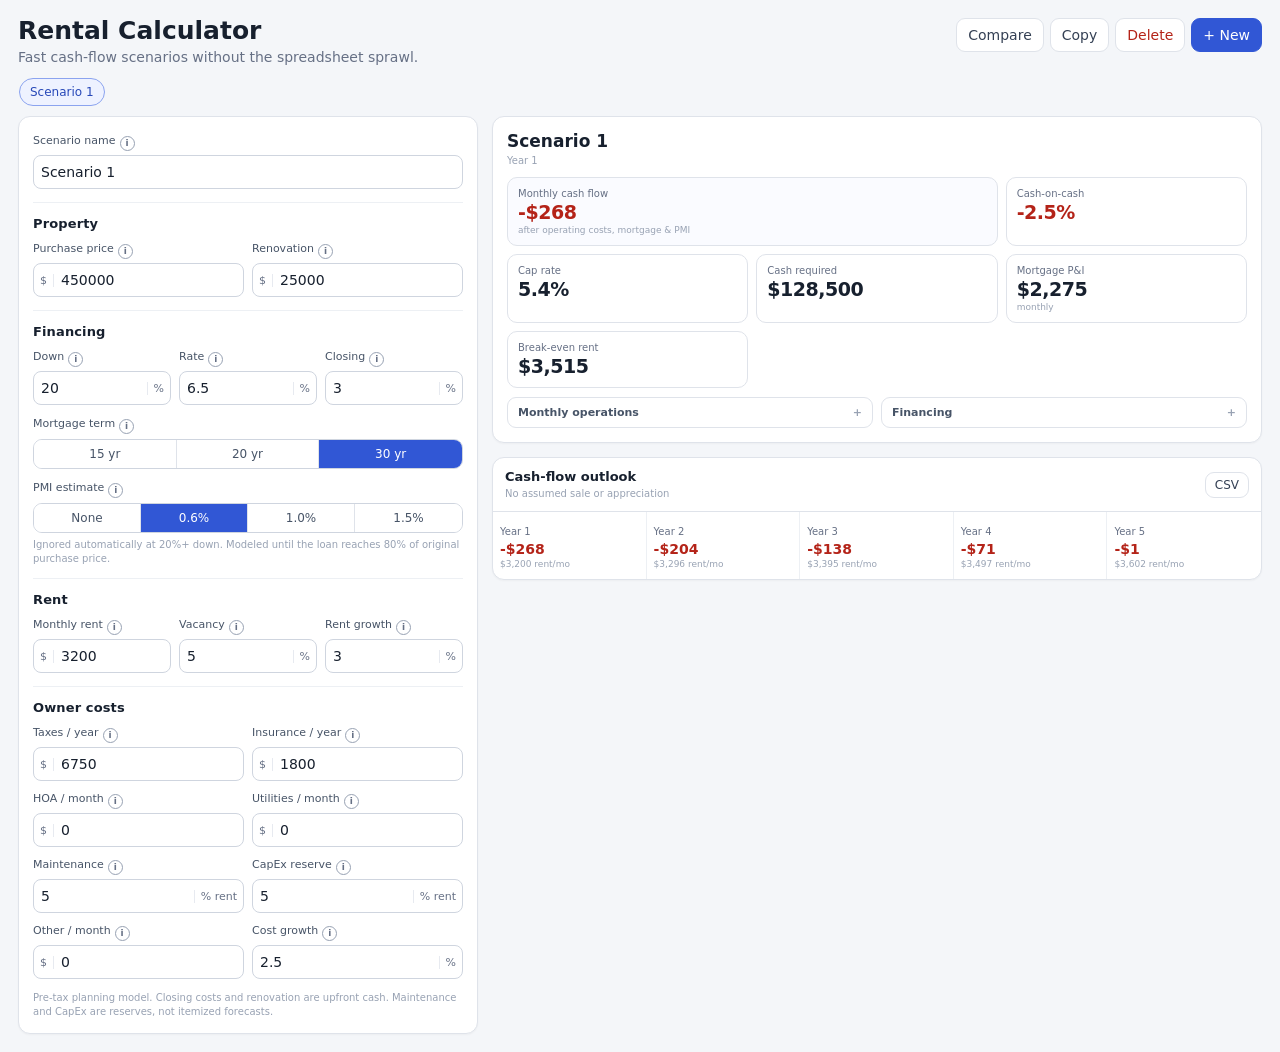
<file: rental-calculator/index.html>
<!doctype html>
<html lang="en">
<head>
<meta charset="utf-8">
<meta name="viewport" content="width=device-width,initial-scale=1,viewport-fit=cover">
<title>Rental Property Scenario Calculator</title>
<link rel="stylesheet" href="style.css">
</head>
<body>
<div class="app">
  <header class="top">
    <div class="title-block">
      <h1>Rental Calculator</h1>
      <p>Fast cash-flow scenarios without the spreadsheet sprawl.</p>
    </div>
    <div class="actions">
      <button class="btn" id="compareBtn">Compare</button>
      <button class="btn" id="duplicateBtn">Copy</button>
      <button class="btn danger" id="deleteBtn">Delete</button>
      <button class="btn primary" id="addBtn">+ New</button>
    </div>
  </header>

  <div id="status" class="status">The calculator script did not start.</div>
  <noscript><div class="status" style="display:block">JavaScript is disabled. This calculator requires JavaScript.</div></noscript>

  <div class="tabs" id="tabs"><button class="tab active">Scenario 1</button></div>

  <div class="mobile-summary card" aria-label="Scenario summary">
    <div class="hero-metric"><span>Cash flow</span><strong id="mobileCashFlow">—</strong><small>/ month</small></div>
    <div class="mini-metric"><span>Cash needed</span><strong id="mobileCashNeeded">—</strong></div>
    <div class="mini-metric"><span>Break-even rent</span><strong id="mobileBreakEven">—</strong></div>
  </div>

  <div class="layout">
    <main class="card inputs">
      <div class="scenario-name field full">
        <label for="name">Scenario name</label>
        <div class="wrap"><input id="name" data-key="name" type="text" value="Scenario 1"></div>
      </div>

      <section class="section compact-section">
        <div class="section-title"><h2>Property</h2></div>
        <div class="field-grid two-col">
          <div class="field"><label>Purchase price</label><div class="wrap"><span class="unit left">$</span><input data-key="purchasePrice" inputmode="decimal" type="number" min="0" step="1000" value="450000"></div></div>
          <div class="field"><label>Renovation</label><div class="wrap"><span class="unit left">$</span><input data-key="renovation" inputmode="decimal" type="number" min="0" step="1000" value="25000"></div></div>
        </div>
      </section>

      <section class="section compact-section">
        <div class="section-title"><h2>Financing</h2></div>
        <div class="field-grid three-col finance-numbers">
          <div class="field"><label>Down</label><div class="wrap"><input data-key="downPaymentPct" inputmode="decimal" type="number" min="0" max="100" step="0.5" value="20"><span class="unit right">%</span></div></div>
          <div class="field"><label>Rate</label><div class="wrap"><input data-key="mortgageRate" inputmode="decimal" type="number" min="0" step="0.01" value="6.5"><span class="unit right">%</span></div></div>
          <div class="field"><label>Closing</label><div class="wrap"><input data-key="closingCostsPct" inputmode="decimal" type="number" min="0" step="0.1" value="3"><span class="unit right">%</span></div></div>
        </div>
        <div class="choice-field field" data-choice-key="mortgageTerm">
          <label>Mortgage term</label>
          <div class="segmented" role="group" aria-label="Mortgage term">
            <button type="button" data-choice="mortgageTerm" data-value="15">15 yr</button>
            <button type="button" data-choice="mortgageTerm" data-value="20">20 yr</button>
            <button type="button" data-choice="mortgageTerm" data-value="30">30 yr</button>
          </div>
        </div>
        <div class="choice-field field" data-choice-key="pmiPct">
          <label>PMI estimate</label>
          <div class="segmented four" role="group" aria-label="PMI annual rate">
            <button type="button" data-choice="pmiPct" data-value="0">None</button>
            <button type="button" data-choice="pmiPct" data-value="0.6">0.6%</button>
            <button type="button" data-choice="pmiPct" data-value="1">1.0%</button>
            <button type="button" data-choice="pmiPct" data-value="1.5">1.5%</button>
          </div>
          <div class="hint">Ignored automatically at 20%+ down. Modeled until the loan reaches 80% of original purchase price.</div>
        </div>
      </section>

      <section class="section compact-section">
        <div class="section-title"><h2>Rent</h2></div>
        <div class="field-grid three-col rent-grid">
          <div class="field rent-primary"><label>Monthly rent</label><div class="wrap"><span class="unit left">$</span><input data-key="rentMonthly" inputmode="decimal" type="number" min="0" step="50" value="3200"></div></div>
          <div class="field"><label>Vacancy</label><div class="wrap"><input data-key="vacancyPct" inputmode="decimal" type="number" min="0" max="100" step="0.5" value="5"><span class="unit right">%</span></div></div>
          <div class="field"><label>Rent growth</label><div class="wrap"><input data-key="rentGrowthPct" inputmode="decimal" type="number" step="0.1" value="3"><span class="unit right">%</span></div></div>
        </div>
      </section>

      <section class="section compact-section">
        <div class="section-title"><h2>Owner costs</h2></div>
        <div class="field-grid two-col costs-grid">
          <div class="field"><label>Taxes / year</label><div class="wrap"><span class="unit left">$</span><input data-key="propertyTaxAnnual" inputmode="decimal" type="number" min="0" step="100" value="6750"></div></div>
          <div class="field"><label>Insurance / year</label><div class="wrap"><span class="unit left">$</span><input data-key="insuranceAnnual" inputmode="decimal" type="number" min="0" step="100" value="1800"></div></div>
          <div class="field"><label>HOA / month</label><div class="wrap"><span class="unit left">$</span><input data-key="hoaMonthly" inputmode="decimal" type="number" min="0" step="10" value="0"></div></div>
          <div class="field"><label>Utilities / month</label><div class="wrap"><span class="unit left">$</span><input data-key="utilitiesMonthly" inputmode="decimal" type="number" min="0" step="10" value="0"></div></div>
          <div class="field"><label>Maintenance</label><div class="wrap"><input data-key="maintenancePct" inputmode="decimal" type="number" min="0" step="0.5" value="5"><span class="unit right">% rent</span></div></div>
          <div class="field"><label>CapEx reserve</label><div class="wrap"><input data-key="capexPct" inputmode="decimal" type="number" min="0" step="0.5" value="5"><span class="unit right">% rent</span></div></div>
          <div class="field"><label>Other / month</label><div class="wrap"><span class="unit left">$</span><input data-key="otherExpensesMonthly" inputmode="decimal" type="number" min="0" step="10" value="0"></div></div>
          <div class="field"><label>Cost growth</label><div class="wrap"><input data-key="expenseGrowthPct" inputmode="decimal" type="number" step="0.1" value="2.5"><span class="unit right">%</span></div></div>
        </div>
      </section>

      <div class="footer">Pre-tax planning model. Closing costs and renovation are upfront cash. Maintenance and CapEx are reserves, not itemized forecasts.</div>
    </main>

    <aside class="results-column">
      <section class="card results" id="results">
        <div class="summary-title"><div><h2 id="resultName">Scenario 1</h2><span class="subtle">Year 1</span></div></div>
        <div class="metrics">
          <div class="metric featured"><div class="k">Monthly cash flow</div><div class="v" id="mCashFlow">—</div><div class="s">after operating costs, mortgage & PMI</div></div>
          <div class="metric"><div class="k">Cash-on-cash</div><div class="v" id="mCoc">—</div></div>
          <div class="metric"><div class="k">Cap rate</div><div class="v" id="mCap">—</div></div>
          <div class="metric"><div class="k">Cash required</div><div class="v" id="mCashNeeded">—</div></div>
          <div class="metric"><div class="k">Mortgage P&amp;I</div><div class="v" id="mMortgage">—</div><div class="s">monthly</div></div>
          <div class="metric"><div class="k">Break-even rent</div><div class="v" id="mBreakEven">—</div></div>
        </div>

        <div class="details-row">
          <details class="detail"><summary>Monthly operations</summary><div id="opsRows" class="detail-body"></div></details>
          <details class="detail"><summary>Financing</summary><div id="financeRows" class="detail-body"></div></details>
        </div>
      </section>

      <section class="card outlook-card">
        <div class="table-head"><div><h2>Cash-flow outlook</h2><span class="subtle">No assumed sale or appreciation</span></div><button class="btn compact" id="csvBtn">CSV</button></div>
        <div class="outlook" id="outlook"></div>
      </section>

      <section class="card compare" id="comparePanel"><h2>Scenario comparison</h2><div class="compare-wrap"><table class="compare-table" id="compareTable"></table></div></section>
    </aside>
  </div>
</div>
<script src="app.js"></script>
<script src="field-info.js"></script>
</body>
</html>
</file>
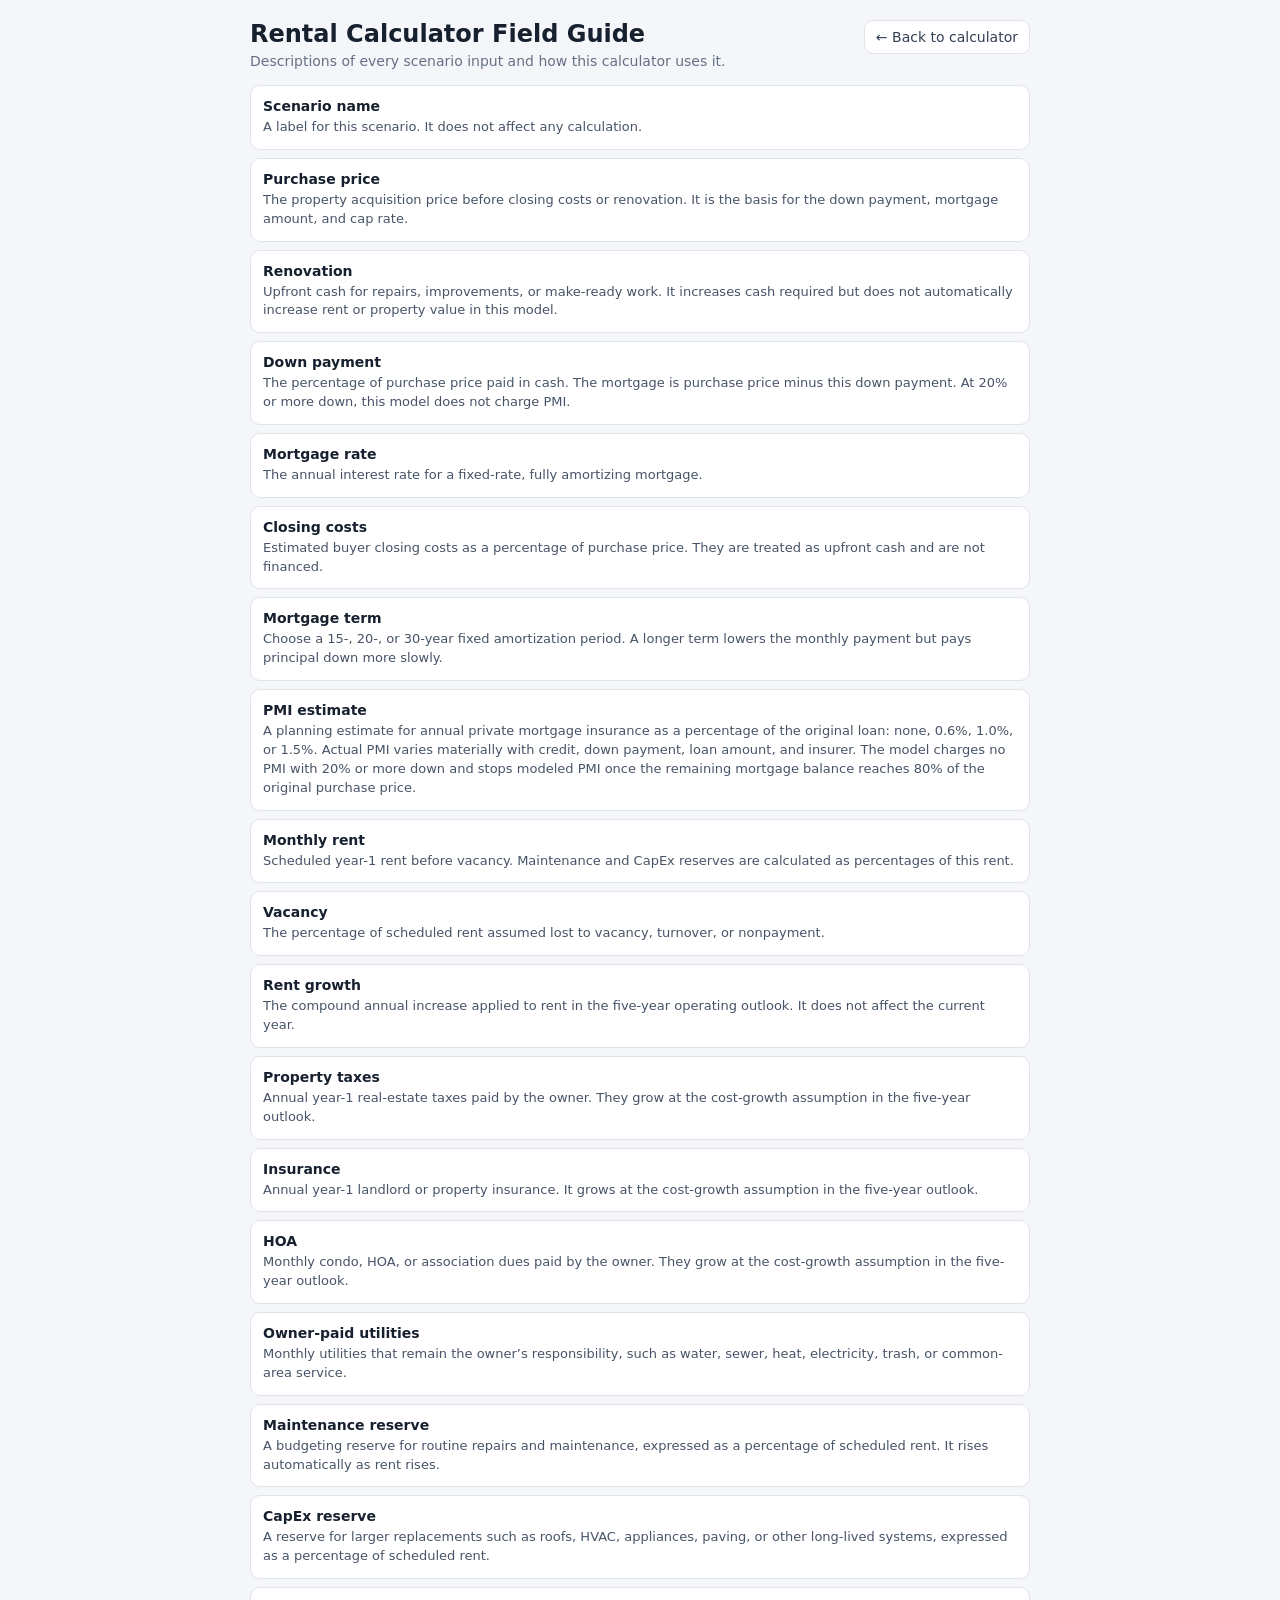
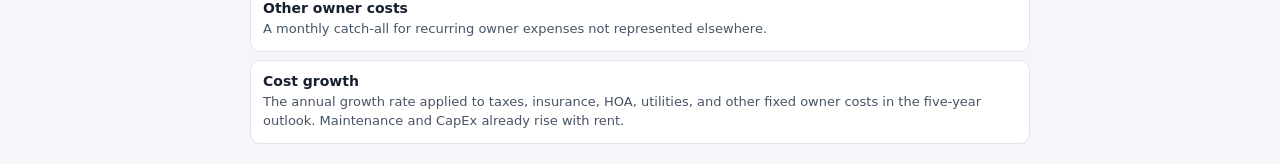
<file: rental-calculator/descriptions.html>
<!doctype html>
<html lang="en">
<head>
<meta charset="utf-8">
<meta name="viewport" content="width=device-width,initial-scale=1">
<title>Rental Calculator Field Guide</title>
<link rel="stylesheet" href="style.css">
</head>
<body>
<div class="help-shell">
  <div class="help-top">
    <div>
      <h1>Rental Calculator Field Guide</h1>
      <p>Descriptions of every scenario input and how this calculator uses it.</p>
    </div>
    <a class="btn help-back" href="index.html">← Back to calculator</a>
  </div>
  <div id="fieldDescriptions" class="help-list"></div>
  <noscript><div class="status" style="display:block">JavaScript is required to render the field descriptions.</div></noscript>
</div>
<script src="field-info.js"></script>
</body>
</html>
</file>
<file: rental-calculator/style.css>
:root{--bg:#f4f6f9;--panel:#fff;--ink:#17202e;--muted:#667085;--faint:#98a2b3;--line:#dfe3ea;--brand:#3157d5;--brand-soft:#eef2ff;--good:#087a55;--bad:#b42318}
*{box-sizing:border-box}html{-webkit-text-size-adjust:100%}body{margin:0;background:var(--bg);color:var(--ink);font-family:system-ui,-apple-system,BlinkMacSystemFont,"Segoe UI",sans-serif;font-size:14px}button,input{font:inherit}.app{max-width:1420px;margin:auto;padding:18px}.top{display:flex;align-items:flex-start;justify-content:space-between;gap:14px;margin-bottom:12px}.title-block h1{font-size:25px;line-height:1.05;margin:0}.title-block p{margin:5px 0 0;color:var(--muted)}.actions{display:flex;gap:6px;flex-wrap:wrap;justify-content:flex-end}.btn{border:1px solid var(--line);border-radius:9px;padding:8px 11px;background:#fff;color:#344054;cursor:pointer;text-decoration:none}.btn:hover{background:#f9fafb}.btn.primary{background:var(--brand);border-color:var(--brand);color:#fff}.btn.danger{color:var(--bad)}.btn.compact{padding:5px 9px;font-size:12px}.status{display:none;padding:9px 11px;border:1px solid #f0b4ad;background:#fff4f2;color:#912018;border-radius:8px;margin-bottom:10px}.tabs{display:flex;gap:6px;overflow:auto;padding:1px 1px 10px;scrollbar-width:none}.tabs::-webkit-scrollbar{display:none}.tab{border:1px solid var(--line);background:#fff;border-radius:999px;padding:6px 10px;cursor:pointer;white-space:nowrap;font-size:12px}.tab.active{border-color:#8ba3ef;background:var(--brand-soft);color:#2748b8}.card{background:var(--panel);border:1px solid var(--line);border-radius:12px;box-shadow:0 1px 2px rgba(16,24,40,.035)}.layout{display:grid;grid-template-columns:minmax(390px,460px) minmax(0,1fr);gap:14px}.inputs{padding:14px}.scenario-name{margin-bottom:13px}.section{border-top:1px solid #edf0f4;padding-top:13px;margin-top:13px}.section-title{display:flex;align-items:center;justify-content:space-between;margin-bottom:8px}.section-title h2{font-size:13px;margin:0;letter-spacing:.01em}.field-grid{display:grid;gap:8px}.field-grid.two-col{grid-template-columns:repeat(2,minmax(0,1fr))}.field-grid.three-col{grid-template-columns:repeat(3,minmax(0,1fr))}.field.full{grid-column:1/-1}.field label{display:inline;color:#475467;font-size:11px;line-height:1.25}.wrap{display:flex;align-items:center;min-width:0;border:1px solid #cfd5df;border-radius:8px;background:#fff;overflow:hidden;margin-top:4px}.wrap:focus-within{border-color:#84a3ff;box-shadow:0 0 0 3px var(--brand-soft)}.wrap input{width:100%;min-width:0;border:0;outline:0;padding:8px 7px;background:transparent;color:var(--ink);font-variant-numeric:tabular-nums}.unit{padding:0 6px;color:#667085;white-space:nowrap;font-size:11px}.unit.left{border-right:1px solid #e7eaf0}.unit.right{border-left:1px solid #e7eaf0}.hint{color:var(--faint);font-size:10px;line-height:1.35;margin-top:5px}.choice-field{margin-top:9px}.segmented{display:grid;grid-template-columns:repeat(3,1fr);border:1px solid #cfd5df;border-radius:9px;overflow:hidden;margin-top:5px}.segmented.four{grid-template-columns:repeat(4,1fr)}.segmented button{border:0;border-right:1px solid #dfe3ea;padding:7px 4px;background:#fff;color:#475467;cursor:pointer;font-size:12px}.segmented button:last-child{border-right:0}.segmented button.active{background:var(--brand);color:#fff}.footer{color:var(--faint);font-size:10px;line-height:1.4;padding-top:12px}.results-column{min-width:0}.results{padding:14px}.summary-title{display:flex;align-items:center;justify-content:space-between;margin-bottom:10px}.summary-title h2{margin:0;font-size:17px}.subtle{color:var(--faint);font-size:10px}.metrics{display:grid;grid-template-columns:repeat(3,minmax(0,1fr));gap:8px}.metric{border:1px solid var(--line);border-radius:10px;padding:10px;min-width:0}.metric.featured{grid-column:span 2;background:#fafbff}.metric .k{color:#667085;font-size:10px}.metric .v{font-size:19px;font-weight:720;margin-top:2px;letter-spacing:-.025em;white-space:nowrap}.metric .s{color:var(--faint);font-size:9px;margin-top:2px}.good{color:var(--good)!important}.bad{color:var(--bad)!important}.details-row{display:grid;grid-template-columns:1fr 1fr;gap:8px;margin-top:9px}.detail{border:1px solid var(--line);border-radius:9px;overflow:hidden}.detail summary{list-style:none;cursor:pointer;padding:8px 10px;color:#475467;font-size:11px;font-weight:600}.detail summary::-webkit-details-marker{display:none}.detail summary:after{content:"+";float:right;color:#98a2b3}.detail[open] summary:after{content:"−"}.detail-body{padding:0 10px 8px}.row{display:flex;justify-content:space-between;gap:10px;padding:3px 0;font-size:11px}.row span:first-child{color:#667085}.row.total{margin-top:3px;padding-top:6px;border-top:1px solid #edf0f4;font-weight:700}.row.total span:first-child{color:#344054}.outlook-card{margin-top:14px;overflow:hidden}.table-head{display:flex;align-items:center;justify-content:space-between;gap:10px;padding:11px 12px;border-bottom:1px solid var(--line)}.table-head h2{font-size:13px;margin:0}.outlook{display:grid;grid-template-columns:repeat(5,1fr);gap:0}.outlook-year{padding:10px 7px;border-right:1px solid #edf0f4}.outlook-year:last-child{border-right:0}.outlook-year .year{color:#667085;font-size:10px}.outlook-year strong{display:block;margin-top:3px;font-size:14px;white-space:nowrap}.outlook-year small{display:block;margin-top:2px;color:var(--faint);font-size:9px}.compare{margin-top:14px;padding:12px;display:none;overflow:hidden}.compare.show{display:block}.compare h2{font-size:13px;margin:0 0 8px}.compare-wrap{overflow:auto}table{width:100%;border-collapse:collapse;white-space:nowrap}th,td{padding:7px 8px;text-align:right;border-bottom:1px solid #eef0f3;font-size:11px}th{background:#f9fafb;color:#475467}th:first-child,td:first-child{text-align:left}.mobile-summary{display:none}
@media(max-width:1000px){.layout{grid-template-columns:1fr}.results-column{display:grid;grid-template-columns:1fr}.metrics{grid-template-columns:repeat(3,1fr)}}
@media(max-width:620px){body{background:#f7f8fa}.app{padding:max(8px,env(safe-area-inset-top)) 8px max(14px,env(safe-area-inset-bottom))}.top{align-items:center;margin-bottom:8px}.title-block h1{font-size:20px}.title-block p{display:none}.actions{gap:4px}.btn{padding:6px 8px;border-radius:8px;font-size:11px}.tabs{padding-bottom:7px}.layout{display:block}.inputs{padding:10px;border-radius:11px}.scenario-name{margin-bottom:10px}.scenario-name .wrap input{padding:7px}.section{padding-top:10px;margin-top:10px}.section-title{margin-bottom:6px}.section-title h2{font-size:12px}.field-grid{gap:6px}.field-grid.two-col{grid-template-columns:repeat(2,minmax(0,1fr))}.field-grid.three-col{grid-template-columns:repeat(3,minmax(0,1fr))}.field label{font-size:10px}.wrap{margin-top:3px;border-radius:7px}.wrap input{padding:7px 5px;font-size:13px}.unit{padding:0 4px;font-size:9px}.finance-numbers .unit.right{padding:0 3px}.choice-field{margin-top:7px}.segmented{margin-top:3px;border-radius:8px}.segmented button{padding:7px 2px;font-size:11px}.hint{font-size:9px}.footer{font-size:9px;padding-top:9px}.results-column{margin-top:8px}.results{padding:10px}.summary-title{display:none}.metrics{grid-template-columns:repeat(2,minmax(0,1fr));gap:6px}.metric{padding:8px}.metric.featured{grid-column:span 2}.metric .v{font-size:17px}.metric .k{font-size:9px}.metric .s{font-size:8px}.details-row{grid-template-columns:1fr 1fr;gap:6px}.detail summary{padding:7px 8px;font-size:10px}.detail-body{padding:0 8px 7px}.row{font-size:10px}.outlook-card{margin-top:8px}.outlook{grid-template-columns:repeat(5,minmax(72px,1fr));overflow-x:auto}.outlook-year{padding:8px 6px}.outlook-year strong{font-size:12px}.compare{margin-top:8px}.mobile-summary{display:grid;position:sticky;top:0;z-index:8;grid-template-columns:1.35fr 1fr 1fr;gap:0;margin-bottom:7px;overflow:hidden;box-shadow:0 4px 12px rgba(16,24,40,.08)}.mobile-summary>div{padding:7px 8px;border-right:1px solid #edf0f4}.mobile-summary>div:last-child{border-right:0}.mobile-summary span{display:block;color:#667085;font-size:8px}.mobile-summary strong{display:block;font-size:14px;line-height:1.25;white-space:nowrap;letter-spacing:-.02em}.mobile-summary small{color:#98a2b3;font-size:8px}.hero-metric strong{font-size:17px}.info-link{width:14px!important;height:14px!important;font-size:9px!important;margin-left:3px!important;vertical-align:-2px!important}}
@media(max-width:355px){.actions .danger{display:none}.field-grid.three-col{grid-template-columns:repeat(3,minmax(0,1fr))}.wrap input{font-size:12px}.unit{font-size:8px;padding:0 3px}.segmented.four button{font-size:10px}.mobile-summary>div{padding:6px}}
</file>
